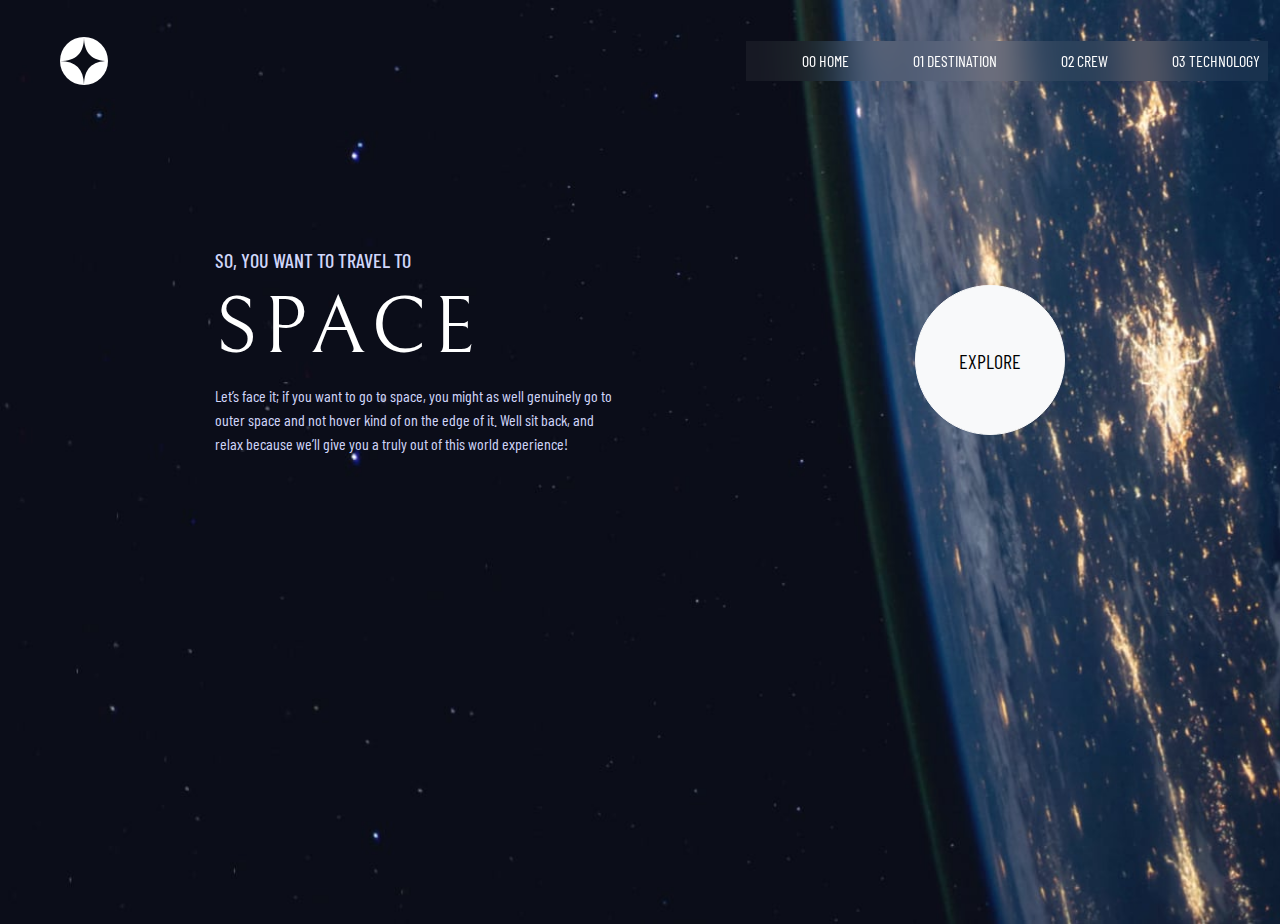
<file: index.html>
<!DOCTYPE html>
<html lang="en">
<head>
  <meta charset="UTF-8">
  <meta name="viewport" content="width=device-width, initial-scale=1.0">

  <link rel="icon" type="image/png" sizes="32x32" href="./assets/favicon-32x32.png">
  <link href="https://cdn.jsdelivr.net/npm/bootstrap@5.3.3/dist/css/bootstrap.min.css" rel="stylesheet">
  <script src="https://cdn.jsdelivr.net/npm/bootstrap@5.3.3/dist/js/bootstrap.bundle.min.js"></script>
  <link rel="stylesheet" href="style.css">
  <link rel="preconnect" href="https://fonts.googleapis.com">
<link rel="preconnect" href="https://fonts.gstatic.com" crossorigin>
<link href="https://fonts.googleapis.com/css2?family=Barlow+Condensed:ital,wght@0,100;0,200;0,300;0,400;0,500;0,600;0,700;0,800;0,900;1,100;1,200;1,300;1,400;1,500;1,600;1,700;1,800;1,900&family=Barlow:ital,wght@0,100;0,200;0,300;0,400;0,500;0,600;0,700;0,800;0,900;1,100;1,200;1,300;1,400;1,500;1,600;1,700;1,800;1,900&family=Bellefair&display=swap" rel="stylesheet">
  <title>Space tourism website</title>
</head>
<body>
<!-- Offcanvas Navbar -->
<div class="offcanvas offcanvas-end" id="offcanvasNavbar">
  <div class="offcanvas-header">
    <button type="button" class="btn-close text-white" data-bs-dismiss="offcanvas"></button>
  </div>
  <div class="offcanvas-body">
    <ul class="navbar-nav">
      <li class="nav-item"><a class="nav-link text-white" href="index.html">00 HOME</a></li>
      <li class="nav-item"><a class="nav-link text-white" href="destination.html">01 DESTINATION</a></li>
      <li class="nav-item"><a class="nav-link text-white" href="crew.html">02 CREW</a></li>
      <li class="nav-item"><a class="nav-link text-white" href="technology.html">03 TECHNOLOGY</a></li>
    </ul>
  </div>
</div>

<!-- Main Navbar -->
<nav class="navbar navbar-expand-sm mt-4 navbar-dark">
  <div class="container-fluid">
    <a class="navbar-brand ms-5" href="#">
      <img src="assets/shared/logo.svg" alt="Logo">
    </a>
    <button class="navbar-toggler" type="button" data-bs-toggle="offcanvas" data-bs-target="#offcanvasNavbar">
      <span class="navbar-toggler-icon"></span>
    </button>
    <div class="collapse navbar-collapse" >
      <ul class="navbar-nav ms-auto ps-5 gap-5" id="nav">
        <li class="nav-item"><a class="nav-link text-white" href="index.html">00 HOME</a></li>
        <li class="nav-item"><a class="nav-link text-white" href="destination.html">01 DESTINATION</a></li>
        <li class="nav-item"><a class="nav-link text-white" href="crew.html">02 CREW</a></li>
        <li class="nav-item"><a class="nav-link text-white" href="technology.html">03 TECHNOLOGY</a></li>
      </ul>
    </div>
  </div>
</nav>
  
<div class="container" id="section">
  <div class="d-flex justify-content-center" id="gap">
    <div id="para-container">
      <p id="para1" class="h5">SO, YOU WANT TO TRAVEL TO</p>
      <h1 class="text-white display-1" id="name">SPACE</h1>
      <p id="para2">Let’s face it; if you want to go to space, you might as well genuinely go 
        to outer space and not hover kind of on the edge of it. Well sit back,
         and relax because we’ll give you a truly out of this world experience!</p>
    </div>
    <div class="d-flex align-items-center">
      <a href="destination.html" type="button" class="btn btn-lg btn-light rounded-circle" id="button">EXPLORE</a>
    </div>
  </div>
</div>
</body>
</html>
</file>
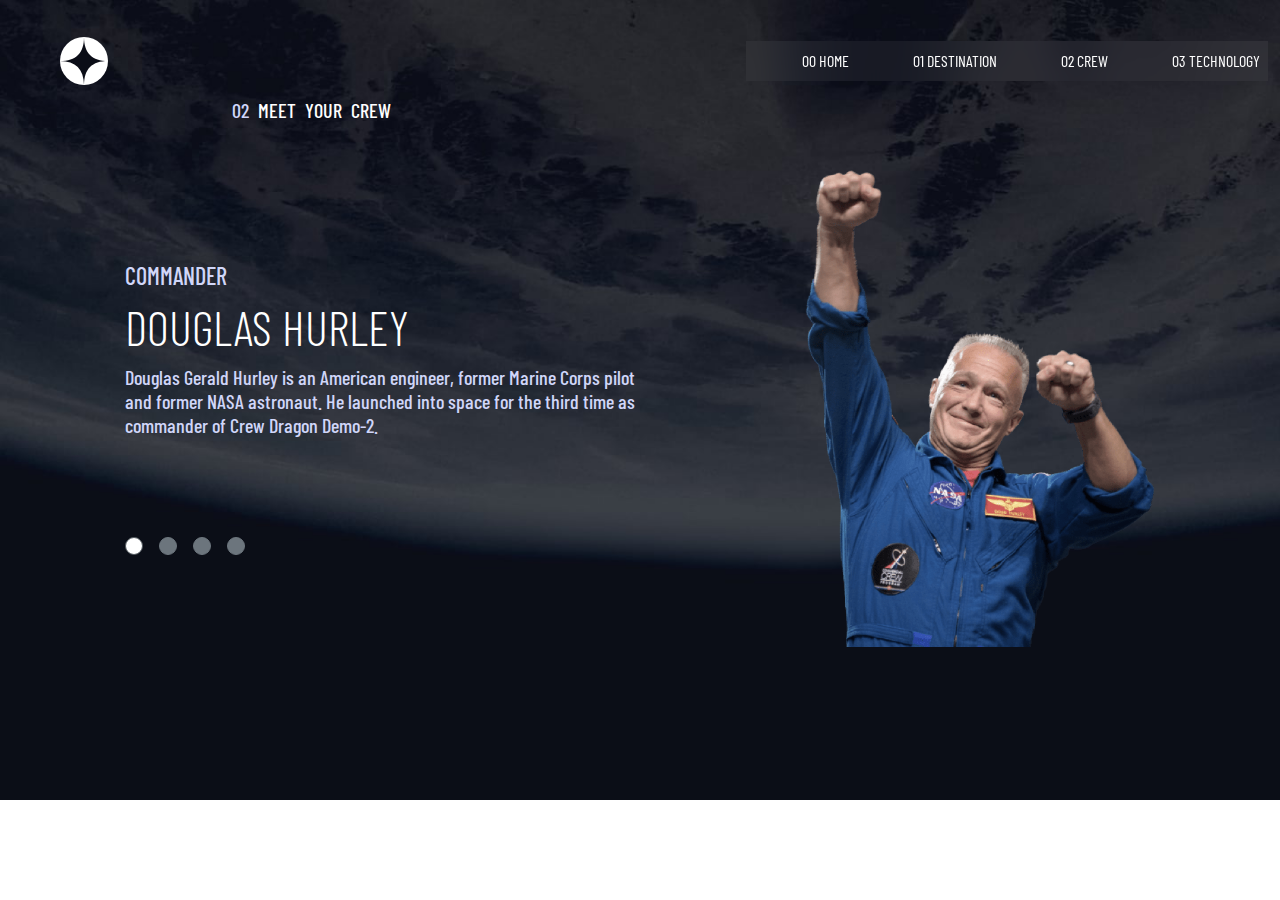
<file: crew.html>
<!DOCTYPE html>
<html lang="en">
<head>
  <meta charset="UTF-8">
  <meta name="viewport" content="width=device-width, initial-scale=1.0">

  <link rel="icon" type="image/png" sizes="32x32" href="./assets/favicon-32x32.png">
  <link href="https://cdn.jsdelivr.net/npm/bootstrap@5.3.3/dist/css/bootstrap.min.css" rel="stylesheet">
  <script src="https://cdn.jsdelivr.net/npm/bootstrap@5.3.3/dist/js/bootstrap.bundle.min.js"></script>
  <link rel="stylesheet" href="destination.css">
  <link rel="preconnect" href="https://fonts.googleapis.com">
  <link rel="preconnect" href="https://fonts.gstatic.com" crossorigin>
  <link
    href="https://fonts.googleapis.com/css2?family=Barlow+Condensed:ital,wght@0,100;0,200;0,300;0,400;0,500;0,600;0,700;0,800;0,900;1,100;1,200;1,300;1,400;1,500;1,600;1,700;1,800;1,900&family=Barlow:ital,wght@0,100;0,200;0,300;0,400;0,500;0,600;0,700;0,800;0,900;1,100;1,200;1,300;1,400;1,500;1,600;1,700;1,800;1,900&family=Bellefair&display=swap"
    rel="stylesheet">
    <link rel="stylesheet" href="crew.css">
  
  <title>Frontend Mentor | Space tourism website</title>
</head>
<body>

    <!-- Offcanvas Navbar -->
    <div class="offcanvas offcanvas-end" id="offcanvasNavbar">
      <div class="offcanvas-header">
        <button type="button" class="btn-close text-white" data-bs-dismiss="offcanvas"></button>
      </div>
      <div class="offcanvas-body">
        <ul class="navbar-nav">
          <li class="nav-item"><a class="nav-link text-white" href="index.html">00 HOME</a>
          </li>
          <li class="nav-item"><a class="nav-link text-white" href="destination.html">01 DESTINATION</a></li>
          <li class="nav-item"><a class="nav-link text-white" href="crew.html">02 CREW</a></li>
          <li class="nav-item"><a class="nav-link text-white" href="technology.html">03 TECHNOLOGY</a></li>
        </ul>
      </div>
    </div>
  
    <!-- Main Navbar -->
    <nav class="navbar navbar-expand-sm mt-4 navbar-dark">
      <div class="container-fluid">
        <a class="navbar-brand ms-5" href="#">
          <img src="assets/shared/logo.svg" alt="Logo">
        </a>
        <button class="navbar-toggler" type="button" data-bs-toggle="offcanvas" data-bs-target="#offcanvasNavbar">
          <span class="navbar-toggler-icon"></span>
        </button>
        <div class="collapse navbar-collapse">
          <ul class="navbar-nav ms-auto ps-5 gap-5" id="nav">
            <li class="nav-item"><a class="nav-link text-white" href="index.html">00 HOME</a>
            </li>
            <li class="nav-item"><a class="nav-link text-white" href="destination.html">01 DESTINATION</a></li>
            <li class="nav-item"><a class="nav-link text-white" href="crew.html">02 CREW</a></li>
            <li class="nav-item"><a class="nav-link text-white" href="technology.html">03 TECHNOLOGY</a></li>
          </ul>
        </div>
      </div>
    </nav>
    <div class="container">
      <p id="para1" class="h5"><span id="first-para1">02 </span>MEET YOUR CREW </p>
      <div  class="d-flex justify-content-center mt-5" id="box-gap">
        <div class="d-flex align-items-center">
        <div class="text-box">
          <p id="name" class="h4">COMMANDER</p>
          <h1 class="text-white display-5" id="crewname">DOUGLAS HURLEY</h1>
          <p class="text h5">
            Douglas Gerald Hurley is an American engineer, former Marine Corps pilot 
            and former NASA astronaut. He launched into space for the third time as 
            commander of Crew Dragon Demo-2.
          </p>
      
          <div id="btn-box" class=" d-flex gap-3">
          <button  type="button" class="btn btn-secondary  rounded-circle p-2 active"></button>
          <button  type="button" class="btn btn-secondary rounded-circle p-2"></button>
          <button  type="button" class="btn btn-secondary rounded-circle p-2"></button>
          <button  type="button" class="btn btn-secondary rounded-circle p-2"></button>
        </div>
        </div>
        </div>
        <div>
          <img id="crewimage" class="width" src="assets/crew/image-douglas-hurley.png">
        </div>
      </div>
    </div>
  <script src="crew.js"></script>
</body>
</html>
</file>
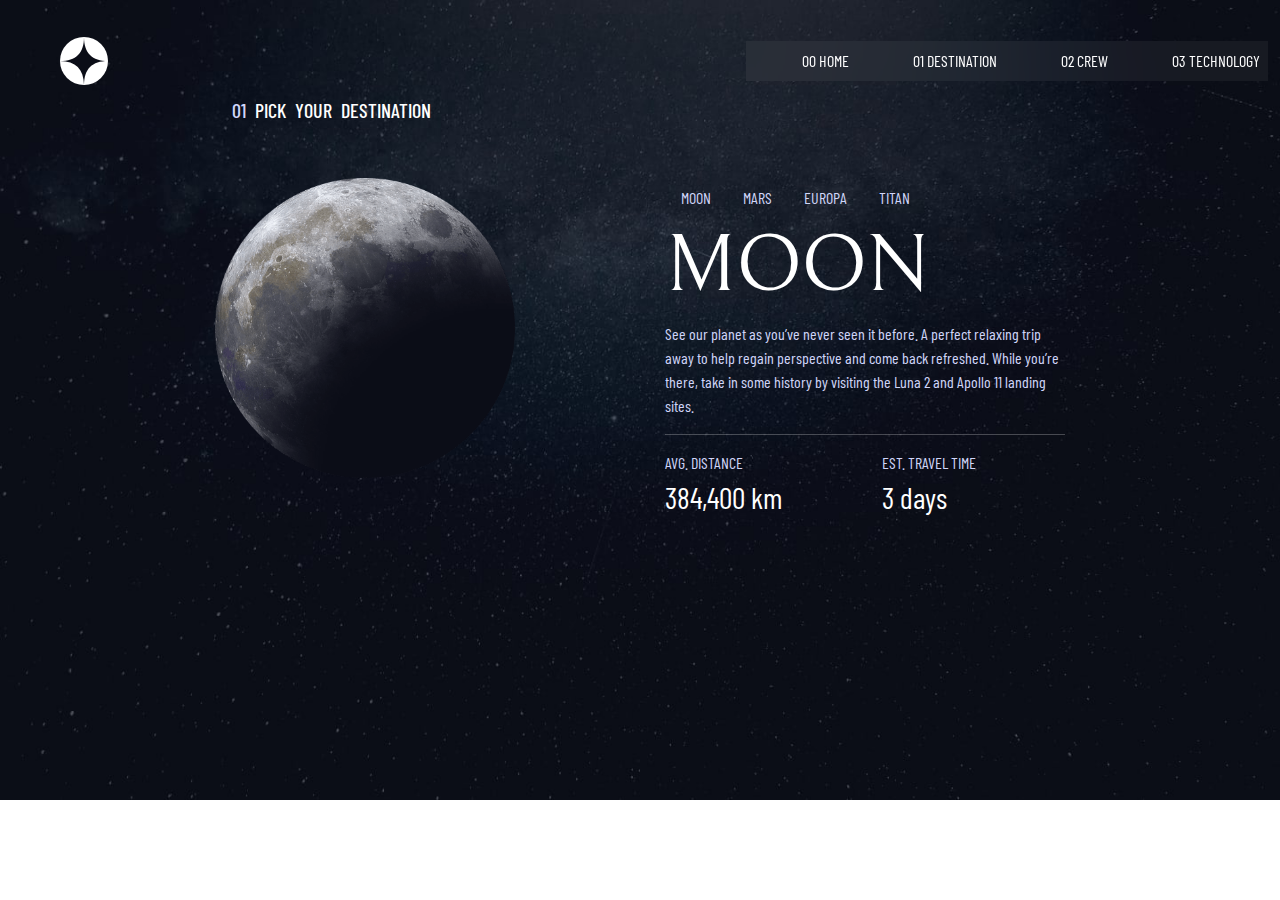
<file: destination.html>
<!DOCTYPE html>
<html lang="en">

<head>
  <meta charset="UTF-8">
  <meta name="viewport" content="width=device-width, initial-scale=1.0">

  <link rel="icon" type="image/png" sizes="32x32" href="./assets/favicon-32x32.png">
  <link href="https://cdn.jsdelivr.net/npm/bootstrap@5.3.3/dist/css/bootstrap.min.css" rel="stylesheet">
  <script src="https://cdn.jsdelivr.net/npm/bootstrap@5.3.3/dist/js/bootstrap.bundle.min.js"></script>
  <link rel="stylesheet" href="destination.css">
  <link rel="preconnect" href="https://fonts.googleapis.com">
  <link rel="preconnect" href="https://fonts.gstatic.com" crossorigin>
  <link
    href="https://fonts.googleapis.com/css2?family=Barlow+Condensed:ital,wght@0,100;0,200;0,300;0,400;0,500;0,600;0,700;0,800;0,900;1,100;1,200;1,300;1,400;1,500;1,600;1,700;1,800;1,900&family=Barlow:ital,wght@0,100;0,200;0,300;0,400;0,500;0,600;0,700;0,800;0,900;1,100;1,200;1,300;1,400;1,500;1,600;1,700;1,800;1,900&family=Bellefair&display=swap"
    rel="stylesheet">
  <title>Space tourism website</title>
</head>

<body>

  <!-- Offcanvas Navbar -->
  <div class="offcanvas offcanvas-end bg-dark" id="offcanvasNavbar">
    <div class="offcanvas-header">
      <button type="button" class="btn-close text-white" data-bs-dismiss="offcanvas"></button>
    </div>
    <div class="offcanvas-body">
      <ul class="navbar-nav">
        <li class="nav-item"><a class="nav-link text-white" href="index.html">00 HOME</a>
        </li>
        <li class="nav-item"><a class="nav-link text-white" href="destination.html">01 DESTINATION</a></li>
        <li class="nav-item"><a class="nav-link text-white" href="crew.html">02 CREW</a></li>
        <li class="nav-item"><a class="nav-link text-white" href="technology.html">03 TECHNOLOGY</a></li>
      </ul>
    </div>
  </div>

  <!-- Main Navbar -->
  <nav class="navbar navbar-expand-sm mt-4 navbar-dark">
    <div class="container-fluid">
      <a class="navbar-brand ms-5" href="#">
        <img src="assets/shared/logo.svg" alt="Logo">
      </a>
      <button class="navbar-toggler" type="button" data-bs-toggle="offcanvas" data-bs-target="#offcanvasNavbar">
        <span class="navbar-toggler-icon"></span>
      </button>
      <div class="collapse navbar-collapse">
        <ul class="navbar-nav ms-auto ps-5 gap-5" id="nav">
          <li class="nav-item"><a class="nav-link text-white" href="index.html">00 HOME</a>
          </li>
          <li class="nav-item"><a class="nav-link text-white" href="destination.html">01 DESTINATION</a></li>
          <li class="nav-item"><a class="nav-link text-white" href="crew.html">02 CREW</a></li>
          <li class="nav-item"><a class="nav-link text-white" href="technology.html">03 TECHNOLOGY</a></li>
        </ul>
      </div>
    </div>
  </nav>

  <div class="container">
    <p id="para1" class="h5"><span id="first-para1">01</span> PICK YOUR DESTINATION</p>
    <div class="d-flex justify-content-center pt-5" id="box-gap">
      <div>
        <img src="assets/destination/image-moon.png" class="destination-img">
      </div>
      <div id="text-container">
        <ul class="nav" id="destination-nav">
          <li class="nav-item"><a href="#" class="nav-link" id="color">MOON</a></li>
          <li class="nav-item"><a href="#" class="nav-link" id="color">MARS</a></li>
          <li class="nav-item"><a href="#" class="nav-link active" id="color">EUROPA</a></li>
          <li class="nav-item"><a href="#" class="nav-link" id="color">TITAN</a></li>
        </ul>
        <h1 class="text-white display-1" id="destination-name">MOON</h1>
        <p class="text" id="para2">
          See our planet as you’ve never seen it before. A perfect relaxing trip away to help
          regain perspective and come back refreshed. While you’re there, take in some history
          by visiting the Luna 2 and Apollo 11 landing sites.
        </p>
        <div>
            <hr class="text-white">
        </div>
        <div class="d-flex" id="details-gap">
          <div>
            <p id="details">AVG. DISTANCE</p>
            <p class="dist  text-white">384,400 km</p>
          </div>
          <div>
            <p id="details">EST. TRAVEL TIME</p>
            <p class="travel text-white">3 days</p>
          </div>
        </div>
      </div>
    </div>
  </div>
  <script src="destination.js"></script>
</body>

</html>
</file>
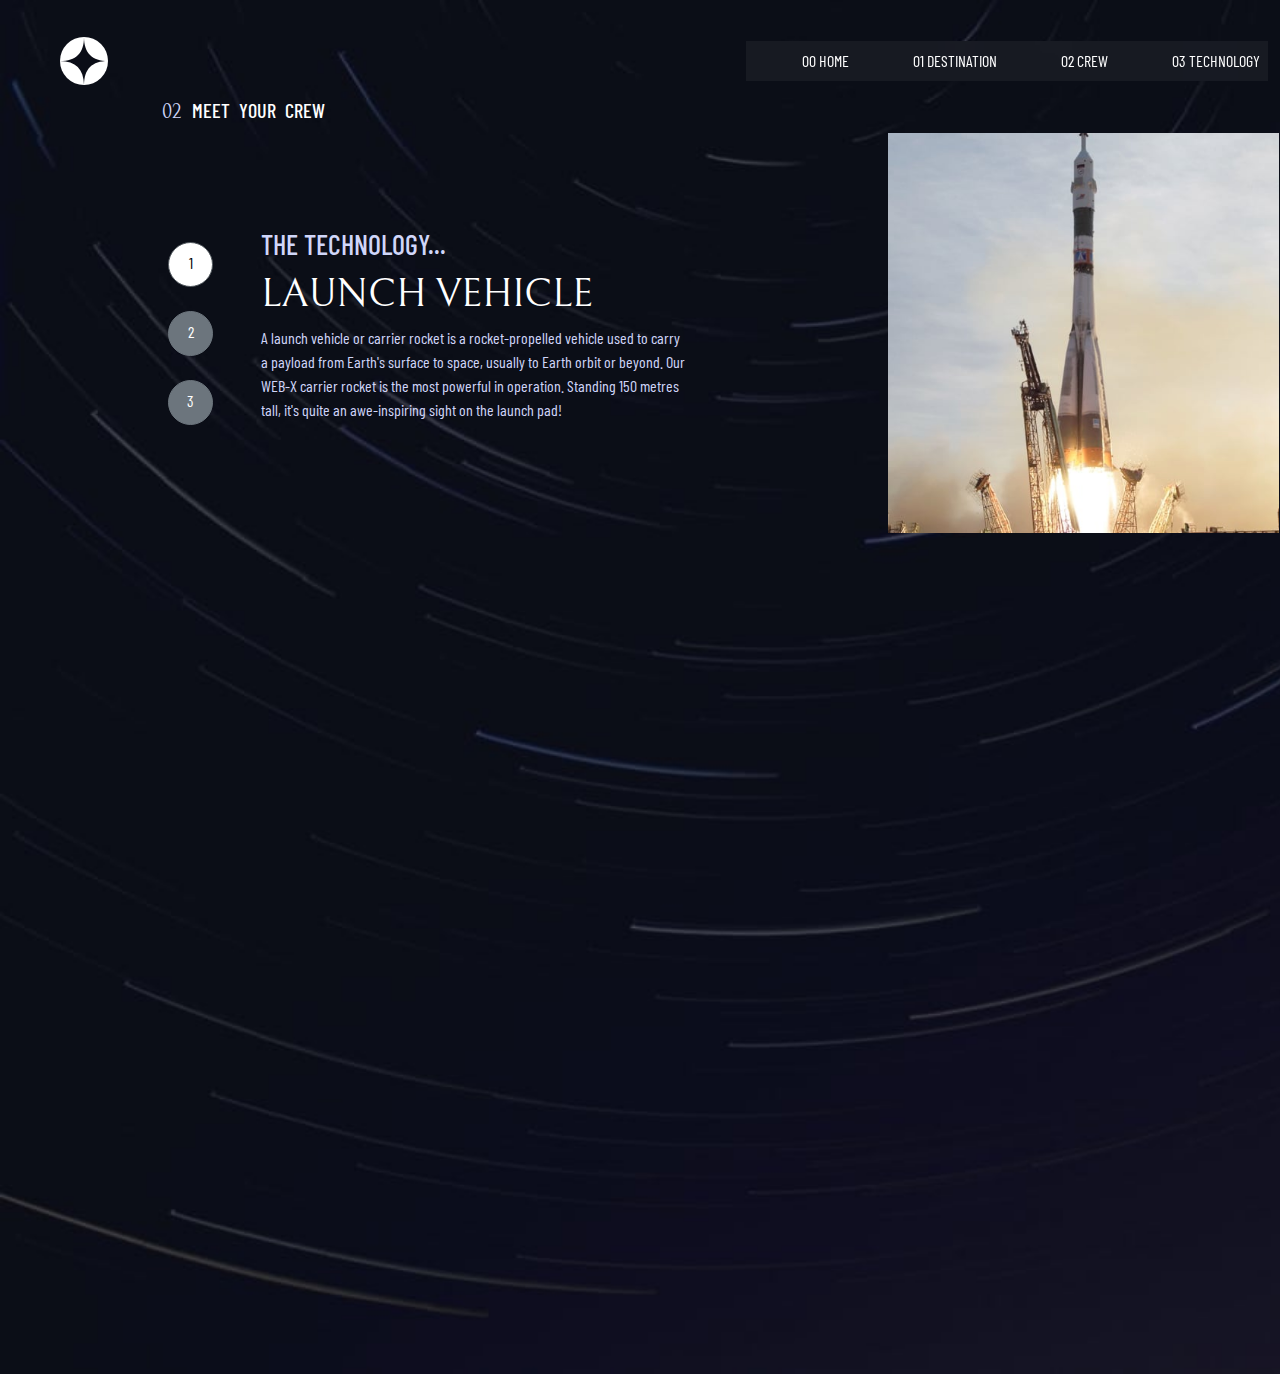
<file: technology.html>
<!DOCTYPE html>
<html lang="en">

<head>
  <meta charset="UTF-8">
  <meta name="viewport" content="width=device-width, initial-scale=1.0">

  <link rel="icon" type="image/png" sizes="32x32" href="./assets/favicon-32x32.png">
  <link href="https://cdn.jsdelivr.net/npm/bootstrap@5.3.3/dist/css/bootstrap.min.css" rel="stylesheet">
  <script src="https://cdn.jsdelivr.net/npm/bootstrap@5.3.3/dist/js/bootstrap.bundle.min.js"></script>
  <link rel="stylesheet" href="destination.css">
  <link rel="preconnect" href="https://fonts.googleapis.com">
  <link rel="preconnect" href="https://fonts.gstatic.com" crossorigin>
  <link
    href="https://fonts.googleapis.com/css2?family=Barlow+Condensed:ital,wght@0,100;0,200;0,300;0,400;0,500;0,600;0,700;0,800;0,900;1,100;1,200;1,300;1,400;1,500;1,600;1,700;1,800;1,900&family=Barlow:ital,wght@0,100;0,200;0,300;0,400;0,500;0,600;0,700;0,800;0,900;1,100;1,200;1,300;1,400;1,500;1,600;1,700;1,800;1,900&family=Bellefair&display=swap"
    rel="stylesheet">
  <link rel="stylesheet" href="technology.css">
  <title>Frontend Mentor | Space tourism website</title>
</head>

<body>
  <!-- Offcanvas Navbar -->
  <div class="offcanvas offcanvas-end" id="offcanvasNavbar">
    <div class="offcanvas-header">
      <button type="button" class="btn-close text-white" data-bs-dismiss="offcanvas"></button>
    </div>
    <div class="offcanvas-body">
      <ul class="navbar-nav">
        <li class="nav-item"><a class="nav-link text-white" href="index.html">00 HOME</a>
        </li>
        <li class="nav-item"><a class="nav-link text-white" href="destination.html">01 DESTINATION</a></li>
        <li class="nav-item"><a class="nav-link text-white" href="crew.html">02 CREW</a></li>
        <li class="nav-item"><a class="nav-link text-white" href="technology.html">03 TECHNOLOGY</a></li>
      </ul>
    </div>
  </div>

  <!-- Main Navbar -->
  <nav class="navbar navbar-expand-sm mt-4 navbar-dark">
    <div class="container-fluid">
      <a class="navbar-brand ms-5" href="#">
        <img src="assets/shared/logo.svg" alt="Logo">
      </a>
      <button class="navbar-toggler" type="button" data-bs-toggle="offcanvas" data-bs-target="#offcanvasNavbar">
        <span class="navbar-toggler-icon"></span>
      </button>
      <div class="collapse navbar-collapse">
        <ul class="navbar-nav ms-auto ps-5 gap-5" id="nav">
          <li class="nav-item"><a class="nav-link text-white" href="index.html">00 HOME</a>
          </li>
          <li class="nav-item"><a class="nav-link text-white" href="destination.html">01 DESTINATION</a></li>
          <li class="nav-item"><a class="nav-link text-white" href="crew.html">02 CREW</a></li>
          <li class="nav-item"><a class="nav-link text-white" href="technology.html">03 TECHNOLOGY</a></li>
        </ul>
      </div>
    </div>
  </nav>

  <div class="container-fluid">
    <p id="para1" class="h5"><span id="first-para1">02 </span>MEET YOUR CREW </p>
    <div class="d-flex justify-content-end align-items-center" id="container-gap">
      <div class="d-flex align-items-center gap-5" id="border">
        <div class="gap-4 d-flex flex-column" id="techbtn">
          <a type="button" class="btn btn-secondary rounded-circle pt-2 active" href="#">1</a>
          <a type="button" class="btn btn-secondary rounded-circle pt-2 " href="#">2</a>
          <a type="button" class="btn btn-secondary rounded-circle pt-2" href="#">3</a>
        </div>
        <div>
          <h3 class="para2">THE TECHNOLOGY...</h3>
          <h1 class="techname text-white">LAUNCH VEHICLE</h1>
          <p class="para3">
            A launch vehicle or carrier rocket is a rocket-propelled vehicle used to carry a payload from Earth's
            surface
            to space, usually to Earth orbit or beyond. Our WEB-X carrier rocket is the most powerful in operation.
            Standing 150 metres tall, it's quite an awe-inspiring sight on the launch pad!
          </p>
        </div>
      </div>
      <div>
        <img class="techimage" src="assets/technology/image-launch-vehicle-portrait.jpg">
      </div>
    </div>
  </div>
  <script src="technology.js"></script>
</body>

</html>
</file>
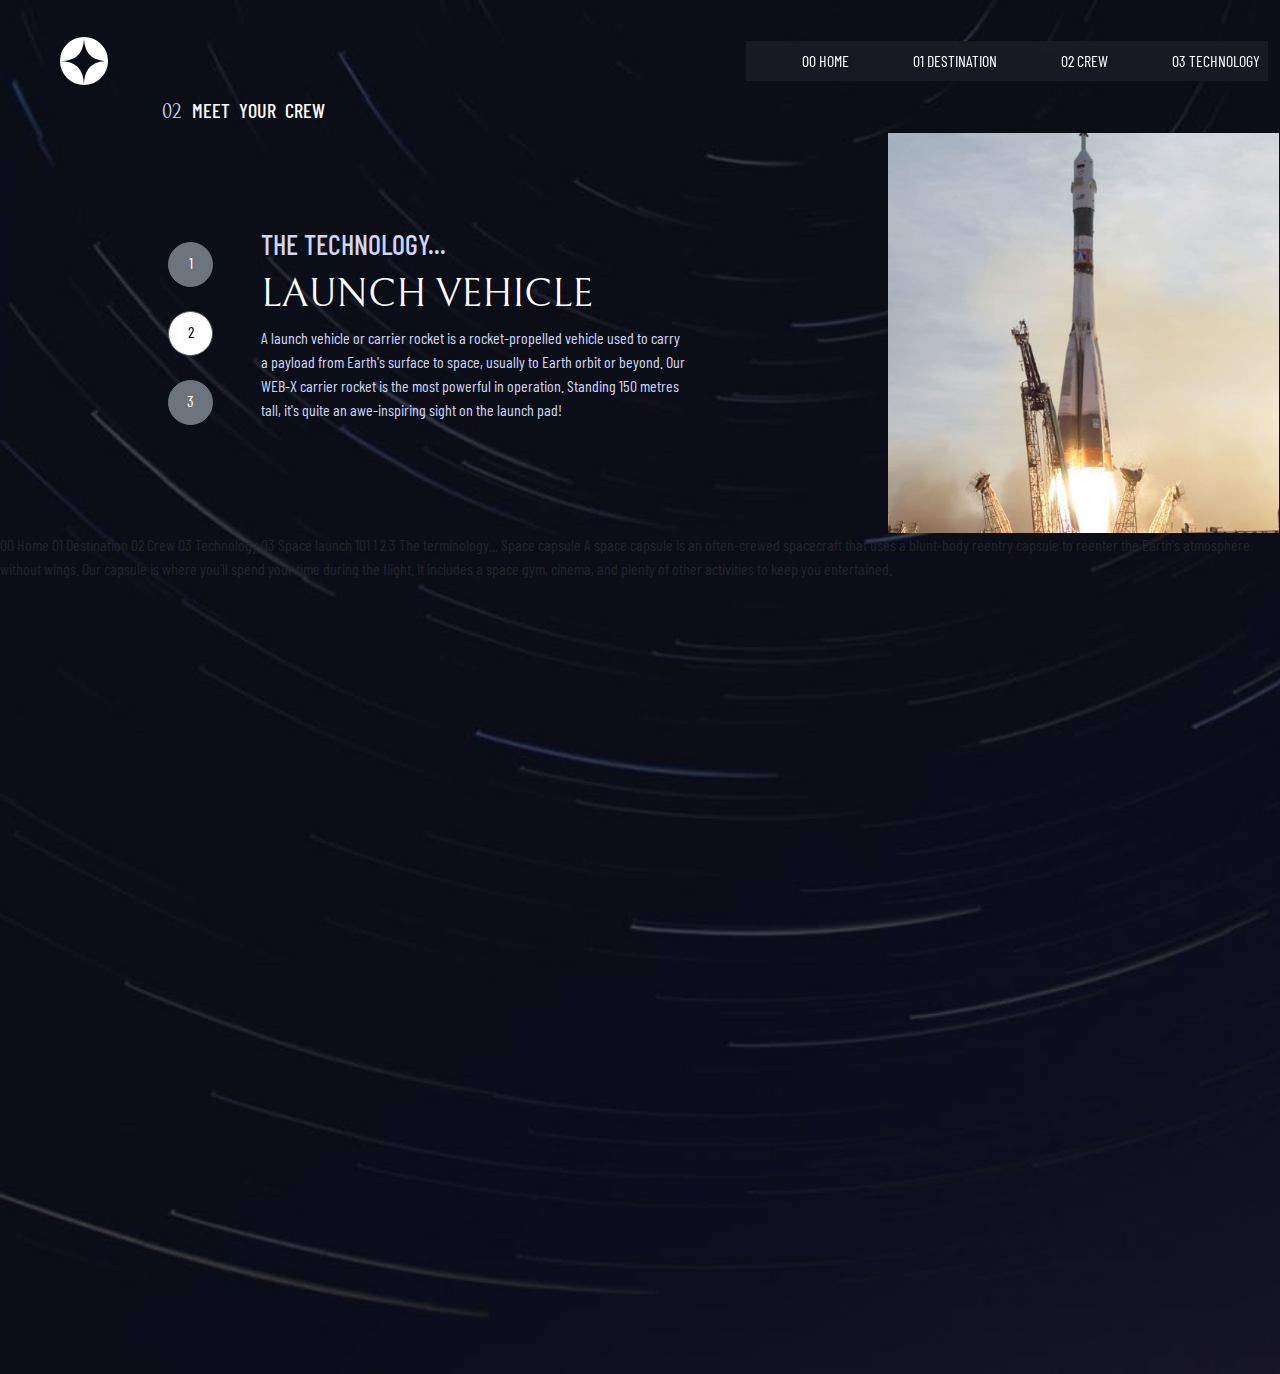
<file: starter-code/technology.html>
<!DOCTYPE html>
<html lang="en">

<head>
  <meta charset="UTF-8">
  <meta name="viewport" content="width=device-width, initial-scale=1.0">

  <link rel="icon" type="image/png" sizes="32x32" href="./assets/favicon-32x32.png">
  <link href="https://cdn.jsdelivr.net/npm/bootstrap@5.3.3/dist/css/bootstrap.min.css" rel="stylesheet">
  <script src="https://cdn.jsdelivr.net/npm/bootstrap@5.3.3/dist/js/bootstrap.bundle.min.js"></script>
  <link rel="stylesheet" href="destination.css">
  <link rel="preconnect" href="https://fonts.googleapis.com">
  <link rel="preconnect" href="https://fonts.gstatic.com" crossorigin>
  <link
    href="https://fonts.googleapis.com/css2?family=Barlow+Condensed:ital,wght@0,100;0,200;0,300;0,400;0,500;0,600;0,700;0,800;0,900;1,100;1,200;1,300;1,400;1,500;1,600;1,700;1,800;1,900&family=Barlow:ital,wght@0,100;0,200;0,300;0,400;0,500;0,600;0,700;0,800;0,900;1,100;1,200;1,300;1,400;1,500;1,600;1,700;1,800;1,900&family=Bellefair&display=swap"
    rel="stylesheet">
  <link rel="stylesheet" href="technology.css">
  <title>Frontend Mentor | Space tourism website</title>
</head>

<body>
  <!-- Offcanvas Navbar -->
  <div class="offcanvas offcanvas-end" id="offcanvasNavbar">
    <div class="offcanvas-header">
      <button type="button" class="btn-close text-white" data-bs-dismiss="offcanvas"></button>
    </div>
    <div class="offcanvas-body">
      <ul class="navbar-nav">
        <li class="nav-item"><a class="nav-link text-white" href="index.html">00 HOME</a>
        </li>
        <li class="nav-item"><a class="nav-link text-white" href="destination.html">01 DESTINATION</a></li>
        <li class="nav-item"><a class="nav-link text-white" href="crew.html">02 CREW</a></li>
        <li class="nav-item"><a class="nav-link text-white" href="technology.html">03 TECHNOLOGY</a></li>
      </ul>
    </div>
  </div>

  <!-- Main Navbar -->
  <nav class="navbar navbar-expand-sm mt-4 navbar-dark">
    <div class="container-fluid">
      <a class="navbar-brand ms-5" href="#">
        <img src="assets/shared/logo.svg" alt="Logo">
      </a>
      <button class="navbar-toggler" type="button" data-bs-toggle="offcanvas" data-bs-target="#offcanvasNavbar">
        <span class="navbar-toggler-icon"></span>
      </button>
      <div class="collapse navbar-collapse">
        <ul class="navbar-nav ms-auto ps-5 gap-5" id="nav">
          <li class="nav-item"><a class="nav-link text-white" href="index.html">00 HOME</a>
          </li>
          <li class="nav-item"><a class="nav-link text-white" href="destination.html">01 DESTINATION</a></li>
          <li class="nav-item"><a class="nav-link text-white" href="crew.html">02 CREW</a></li>
          <li class="nav-item"><a class="nav-link text-white" href="technology.html">03 TECHNOLOGY</a></li>
        </ul>
      </div>
    </div>
  </nav>

  <div class="container-fluid">
    <p id="para1" class="h5"><span id="first-para1">02 </span>MEET YOUR CREW </p>
    <div class="d-flex justify-content-end align-items-center" id="container-gap">
      <div class="d-flex align-items-center gap-5" id="border">
        <div class="gap-4 d-flex flex-column" id="techbtn">
        <a type="button" class="btn btn-secondary rounded-circle pt-2" href="#">1</a>
        <a type="button" class="btn btn-secondary rounded-circle pt-2 active" href="#">2</a>
        <a type="button" class="btn btn-secondary rounded-circle pt-2" href="#">3</a>
      </div>
      <div>
        <h3 class="para2">THE TECHNOLOGY...</h3>
        <h1 class="techname text-white">LAUNCH VEHICLE</h1>
        <p class="para3">
          A launch vehicle or carrier rocket is a rocket-propelled vehicle used to carry a payload from Earth's surface
          to space, usually to Earth orbit or beyond. Our WEB-X carrier rocket is the most powerful in operation.
          Standing 150 metres tall, it's quite an awe-inspiring sight on the launch pad!
        </p>
      </div>
      </div>
      <div>
        <img class="techimage" src="assets/technology/image-launch-vehicle-portrait.jpg">
      </div>
    </div>
  </div>

  00 Home
  01 Destination
  02 Crew
  03 Technology

  03 Space launch 101

  1
  2
  3

  The terminology...
  Space capsule

  A space capsule is an often-crewed spacecraft that uses a blunt-body reentry
  capsule to reenter the Earth's atmosphere without wings. Our capsule is where
  you'll spend your time during the flight. It includes a space gym, cinema,
  and plenty of other activities to keep you entertained.
  <script src="technology.js"></script>
</body>

</html>
</file>
<file: style.css>
* {
    margin: 0;
    padding: 0;
    box-sizing: border-box;
}

body {
    background: url(assets/home/background-home-desktop.jpg);
    background-repeat: no-repeat;
    height: 100vh;
    background-size: cover;
    font-family: "Barlow Condensed", sans-serif;
    font-style: normal;

}

/* @media screen and (max-width:){
    
} */

#nav {
    background-color: #FFFFFF0D;
    backdrop-filter: blur(20px);
}
#offcanvasNavbar{
    background-color: #FFFFFF0D;
    backdrop-filter: blur(20px);
}
.navbar-nav .nav-link:hover{
    border-bottom: 3px solid white;
}

#para1 {
    color: #D0D6F9;
    /* font-size: 35px; */
}

#para2 {
    color: #D0D6F9;
    /* font-size: 30px; */
}

#section {
    padding-top: 150px;
}

#gap {
    gap: 300px;
}

#para-container {
    width: 400px;
}

#name {
    letter-spacing: 6px;
    font-family: "Bellefair", serif;
}

#button {
    width: 150px;
    height: 150px;
    padding-top: 60px;
}

@media screen and (max-width:786px) {
    body {
        background: url(assets/home/background-home-tablet.jpg);
        /* background-repeat: no-repeat; */
    }

    #gap {
        flex-direction: column;
        align-items: center;
        gap: 10px;
        text-align: center;
    }

    #para1 {
        font-size: 30px;
    }

    #name {
        font-size: 130px;
    }

    #para2 {
        font-size: 20px;
    }

    #button {
        width: 200px;
        height: 200px;
    }
}

@media screen and (max-width:573px) {
    body {
        background: url(assets/home/background-home-mobile.jpg);
        height: 150vh;
        /* width: 400px; */
        background-repeat: no-repeat;
        background-size: cover;
    }

    #para1 {
        font-size: 25px;
    }

    #name {
        font-size: 100px;
    }
}

@media screen and (max-width:376px) {
    body {
        background: url(assets/home/background-home-mobile.jpg);
        height: 150vh;
        /* width: 400px; */
        background-repeat: no-repeat;
        background-size: cover;
    }

    #para1 {
        font-size: 15px;
    }

    #name {
        font-size: 65px;
    }

    #para2 {
        font-size: 20px;
    }

    #button {
        width: 150px;
        height: 150px;
        margin-top: 50px;
    }

    #para-container {
        width:300px;
    }
}
</file>
<file: destination.css>
* {
    margin: 0;
    padding: 0;
    box-sizing: border-box;
}

body {
    background: url(assets/destination/background-destination-desktop.jpg);
    background-repeat: no-repeat;
    /* height:100vh; */
    background-size: cover;
    font-family: "Barlow Condensed", sans-serif;
    font-style: normal;

}

/* @media screen and (max-width:){
    
} */

#nav {
    background-color: #FFFFFF0D;
    backdrop-filter: blur(20px);
}
#offcanvasNavbar{
    background-color: #FFFFFF0D;
    backdrop-filter: blur(20px);
}
.navbar-nav .nav-link:hover{
    border-bottom: 3px solid white;
}
#para1 {
    color: #FFFFFF;
    word-spacing: 5px;
    margin-left: 150px;
    /* font-size: 35px; */
}

.destination-img {
    width: 300px;
}

#text-container {
    width: 400px;
}

#box-gap {
    gap: 150px;
}

#color {
    color: #D0D6F9;

}

#destination-name {
    font-family: "Bellefair", serif;
}

.text {
    color: #D0D6F9;
}

#details {
    color: #D0D6F9;
    margin-bottom: 0px;
}

#details-gap {
    gap: 100px;
}

.dist {
    font-size: 30px;
}

.travel {
    font-size: 30px;
}

#first-para1 {
    color: #D0D6F9;
}

@media screen and (max-width:786px) {
    body {
        background: url(assets/destination/background-destination-tablet.jpg);
        /* background-repeat: no-repeat; */
    }

    #box-gap {
        flex-direction: column;
        align-items: center;
        gap: 40px;
        text-align: center;
    }

    #destination-nav {
        display: flex;
        justify-content: center;
    }

    #details-gap {
        justify-content: center;
    }

    #para2 {
        font-size: 20px;
    }

    #destination-name {
        font-size: 100px;
    }

    #details {
        font-size: 25px;
    }

    .dist {
        font-size: 40px;
    }

    .travel {
        font-size: 40px;
    }
}

@media screen and (max-width:573px) {
    body {
        background: url(assets/destination/background-destination-mobile.jpg);
        height: 150vh;
        /* width: 400px; */
        background-repeat: no-repeat;
        background-size: cover;
    }
}

@media screen and (max-width:376px) {
    body {
        background: url(assets/destination/background-destination-mobile.jpg);
        height: 150vh;
        /* width: 400px; */
        background-repeat: no-repeat;
        background-size: cover;
    }

    .destination-img {
        width: 200px;
    }

    #destination-name {
        font-size: 50px;
    }

    #para2 {
        margin: 0px 30px;
    }

    #details {
        font-size: 20px;
    }

    .dist {
        font-size: 30px;
    }

    .travel {
        font-size: 30px;
    }

    #details-gap{
        flex-direction: column;
        gap:0px;
    }
}
</file>
<file: crew.css>
* {
    margin: 0;
    padding: 0;
    box-sizing: border-box;
}

body {
    background: url(assets/crew/background-crew-desktop.jpg);
    background-repeat: no-repeat;
    /* height:100vh; */
    background-size: cover;
    font-family: "Barlow Condensed", sans-serif;
    font-style: normal;

}

#offcanvasNavbar {
    background-color: #FFFFFF0D;
    backdrop-filter: blur(20px);

}

.navbar-nav .nav-link:hover {
    border-bottom: 3px solid white;
}


#nav {
    background-color: #FFFFFF0D;
    backdrop-filter: blur(20px);
}

#para1 {
    color: #FFFFFF;
    word-spacing: 5px;
    /* text-align:justify; */
    /* margin-left: 200px; */
    /* margin-left: 150px; */
    /* font-size: 35px; */
}

#first-para1 {
    color: #D0D6F9;

}

.width {
    width: 350px;
}

.text {
    color: #D0D6F9;
}

.text-box {
    width: 530px;
    /* border: 2px solid red; */
}

#name {
    color: #D0D6F9;
}

#btn-box {
    margin-top: 100px;
}

#btn-box .active {
    background-color: #FFFFFF;
}

/* .btn{
    width: 2px;
    height: 2px;
    border-radius: 20px;
} */

@media screen and (max-width:786px) {
    body {
        background: url(assets/crew/background-crew-tablet.jpg);
        /* background-repeat: no-repeat; */
        height: 150vh;
    }

    #box-gap {
        flex-direction: column;
        align-items: center;
        gap: 40px;
        text-align: center;
    }

    #btn-box {
        justify-content: center;
    }

    /* #btn-box .btn{
        
    } */
}

@media screen and (max-width:573px) {
    body {
        background: url(assets/crew/background-crew-mobile.jpg);
        height: 150vh;
        /* width: 400px; */
        background-repeat: no-repeat;
        background-size: cover;
    }

    #para1 {
        margin-left: 200px;
        /* text-align: center; */
    }

    .text-box {
        width: 330px;
    }

    #crewimage {
        width: 300px;
    }
}

@media screen and (max-width:376px) {
    body {
        background: url(assets/crew/background-crew-mobile.jpg);
        height: 150vh;
        /* width: 400px; */
        background-repeat: no-repeat;
        background-size: cover;
    }

    #para1 {
        text-align: center;
        margin-left: 0px;
    }
}
</file>
<file: technology.css>
* {
    margin: 0;
    padding: 0;
    box-sizing: border-box;
}

body {
    background: url(assets/technology/background-technology-desktop.jpg);
    background-repeat: no-repeat;
    /* height:100vh; */
    height: 150vh;
    background-size: cover;
    font-family: "Barlow Condensed", sans-serif;
    font-style: normal;

}

#offcanvasNavbar {
    background-color: #FFFFFF0D;
    backdrop-filter: blur(20px);

}
.navbar-nav .nav-link:hover{
    border-bottom: 3px solid white;
}


#nav {
    background-color: #FFFFFF0D;
    backdrop-filter: blur(20px);
}
#para1 {
    color: #FFFFFF;
    word-spacing: 5px;
    /* text-align:justify; */
    /* margin-left: 200px; */
    /* margin-left: 150px; */
    /* font-size: 35px; */
}

#first-para1 {
    color: #D0D6F9;
    font-family: "Bellefair", serif;

}
.para2{
    color: #D0D6F9;
}
.para3{
    color: #D0D6F9;
    /* width: 300px; */
    /* border: 3px solid red; */
}
.techimage{
    /* width: 10px; */
    height: 400px;
    margin-right: -11px;
}
#border{
    /* border: 3px solid wheat; */
    width: 520px;
}
.btn{
    width: 45px;
    height: 45px;
}
#container-gap{
    gap:200px;
}
.techname{
    font-family: "Bellefair", serif;
}
#techbtn .active{
    background-color: #FFFFFF;
    color: black;
}

@media screen and (max-width:824px) {
    body {
        background: url(assets/technology/background-technology-tablet.jpg);
        /* background-repeat: no-repeat; */
        /* height: 150vh; */
    }
    #container-gap{
        flex-direction: column-reverse;
    }
    .techimage{
        width: 820px;
        margin-left: -11px;
        margin-top: 100px;
    }
    #border{
        flex-direction: column;
        text-align: center;
        /* justify-content: center; */
        /* align-items: center; */
        /* margin-left: 200px; */
        /* gap: 200px !important; */
    }
    #techbtn{
        /* display: flex; */
        flex-direction:row !important;
        /* border: 2px solid red; */
        justify-content: center;
        /* gap: 10px;  */
        align-items: center;
    }
    .para3{
        font-size: 30px;
        text-align:center;
    }
}
@media screen and (max-width:500px) {
    #border{
        margin-left: 200px;
    }
}
</file>
<file: starter-code/destination.css>
* {
    margin: 0;
    padding: 0;
    box-sizing: border-box;
}

body {
    background: url(assets/destination/background-destination-desktop.jpg);
    background-repeat: no-repeat;
    /* height:100vh; */
    background-size: cover;
    font-family: "Barlow Condensed", sans-serif;
    font-style: normal;

}

/* @media screen and (max-width:){
    
} */

#nav {
    background-color: #FFFFFF0D;
    backdrop-filter: blur(20px);
}
#offcanvasNavbar{
    background-color: #FFFFFF0D;
    backdrop-filter: blur(20px);
}
.navbar-nav .nav-link:hover{
    border-bottom: 3px solid white;
}
#para1 {
    color: #FFFFFF;
    word-spacing: 5px;
    margin-left: 150px;
    /* font-size: 35px; */
}

.destination-img {
    width: 300px;
}

#text-container {
    width: 400px;
}

#box-gap {
    gap: 150px;
}

#color {
    color: #D0D6F9;

}

#destination-name {
    font-family: "Bellefair", serif;
}

.text {
    color: #D0D6F9;
}

#details {
    color: #D0D6F9;
    margin-bottom: 0px;
}

#details-gap {
    gap: 100px;
}

.dist {
    font-size: 30px;
}

.travel {
    font-size: 30px;
}

#first-para1 {
    color: #D0D6F9;
}

@media screen and (max-width:786px) {
    body {
        background: url(assets/destination/background-destination-tablet.jpg);
        /* background-repeat: no-repeat; */
    }

    #box-gap {
        flex-direction: column;
        align-items: center;
        gap: 40px;
        text-align: center;
    }

    #destination-nav {
        display: flex;
        justify-content: center;
    }

    #details-gap {
        justify-content: center;
    }

    #para2 {
        font-size: 20px;
    }

    #destination-name {
        font-size: 100px;
    }

    #details {
        font-size: 25px;
    }

    .dist {
        font-size: 40px;
    }

    .travel {
        font-size: 40px;
    }
}

@media screen and (max-width:573px) {
    body {
        background: url(assets/destination/background-destination-mobile.jpg);
        height: 150vh;
        /* width: 400px; */
        background-repeat: no-repeat;
        background-size: cover;
    }
}

@media screen and (max-width:376px) {
    body {
        background: url(assets/destination/background-destination-mobile.jpg);
        height: 150vh;
        /* width: 400px; */
        background-repeat: no-repeat;
        background-size: cover;
    }

    .destination-img {
        width: 200px;
    }

    #destination-name {
        font-size: 50px;
    }

    #para2 {
        margin: 0px 30px;
    }

    #details {
        font-size: 20px;
    }

    .dist {
        font-size: 30px;
    }

    .travel {
        font-size: 30px;
    }

    #details-gap{
        flex-direction: column;
        gap:0px;
    }
}
</file>
<file: starter-code/technology.css>
* {
    margin: 0;
    padding: 0;
    box-sizing: border-box;
}

body {
    background: url(assets/technology/background-technology-desktop.jpg);
    background-repeat: no-repeat;
    /* height:100vh; */
    height: 150vh;
    background-size: cover;
    font-family: "Barlow Condensed", sans-serif;
    font-style: normal;

}

#offcanvasNavbar {
    background-color: #FFFFFF0D;
    backdrop-filter: blur(20px);

}
.navbar-nav .nav-link:hover{
    border-bottom: 3px solid white;
}


#nav {
    background-color: #FFFFFF0D;
    backdrop-filter: blur(20px);
}
#para1 {
    color: #FFFFFF;
    word-spacing: 5px;
    /* text-align:justify; */
    /* margin-left: 200px; */
    /* margin-left: 150px; */
    /* font-size: 35px; */
}

#first-para1 {
    color: #D0D6F9;
    font-family: "Bellefair", serif;

}
.para2{
    color: #D0D6F9;
}
.para3{
    color: #D0D6F9;
    /* width: 300px; */
    /* border: 3px solid red; */
}
.techimage{
    /* width: 10px; */
    height: 400px;
    margin-right: -11px;
}
#border{
    /* border: 3px solid wheat; */
    width: 520px;
}
.btn{
    width: 45px;
    height: 45px;
}
#container-gap{
    gap:200px;
}
.techname{
    font-family: "Bellefair", serif;
}
#techbtn .active{
    background-color: #FFFFFF;
    color: black;
}

@media screen and (max-width:824px) {
    body {
        background: url(assets/technology/background-technology-tablet.jpg);
        /* background-repeat: no-repeat; */
        /* height: 150vh; */
    }
    #container-gap{
        flex-direction: column-reverse;
    }
    .techimage{
        width: 820px;
        margin-left: -11px;
        margin-top: 100px;
    }
    #border{
        flex-direction: column;
        text-align: center;
        /* justify-content: center; */
        /* align-items: center; */
        /* margin-left: 200px; */
        /* gap: 200px !important; */
    }
    #techbtn{
        /* display: flex; */
        flex-direction:row !important;
        /* border: 2px solid red; */
        justify-content: center;
        /* gap: 10px;  */
        align-items: center;
    }
    .para3{
        font-size: 30px;
        text-align:center;
    }
}
@media screen and (max-width:500px) {
    #border{
        margin-left: 200px;
    }
}
</file>
